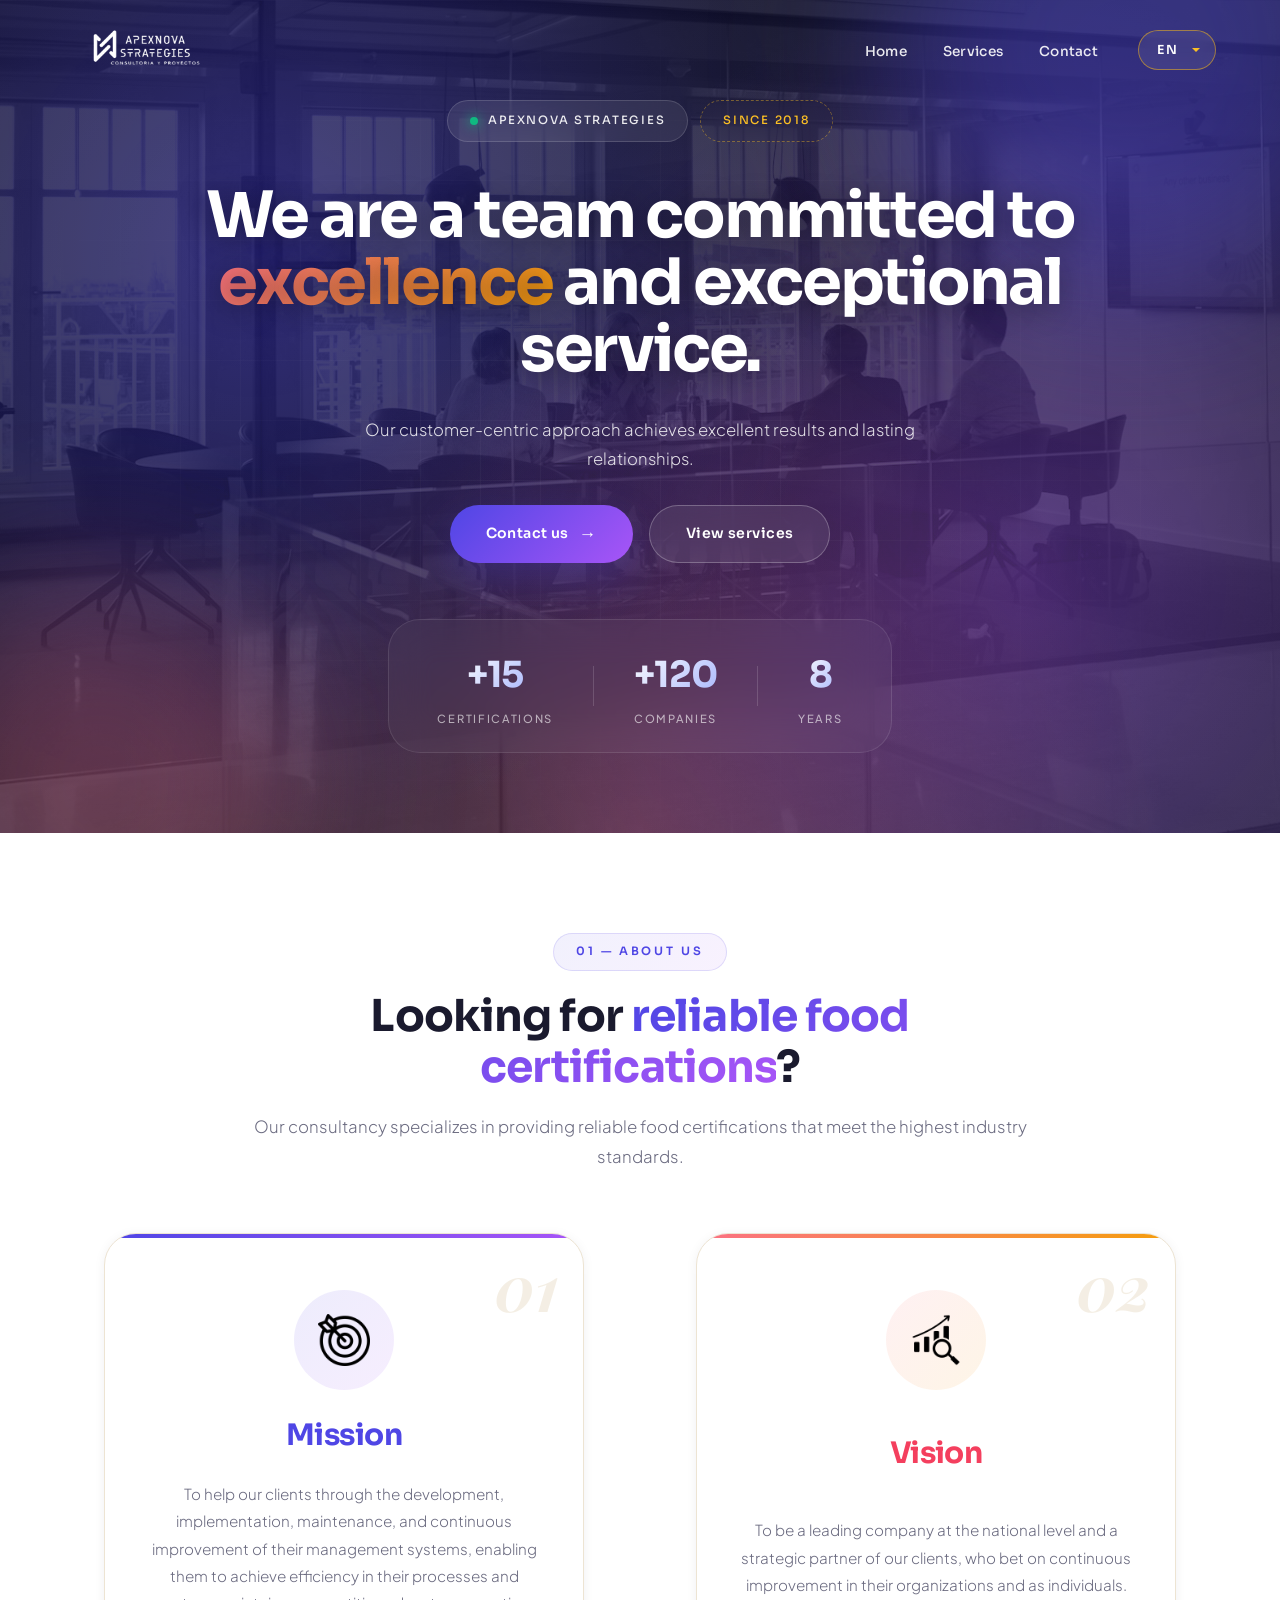
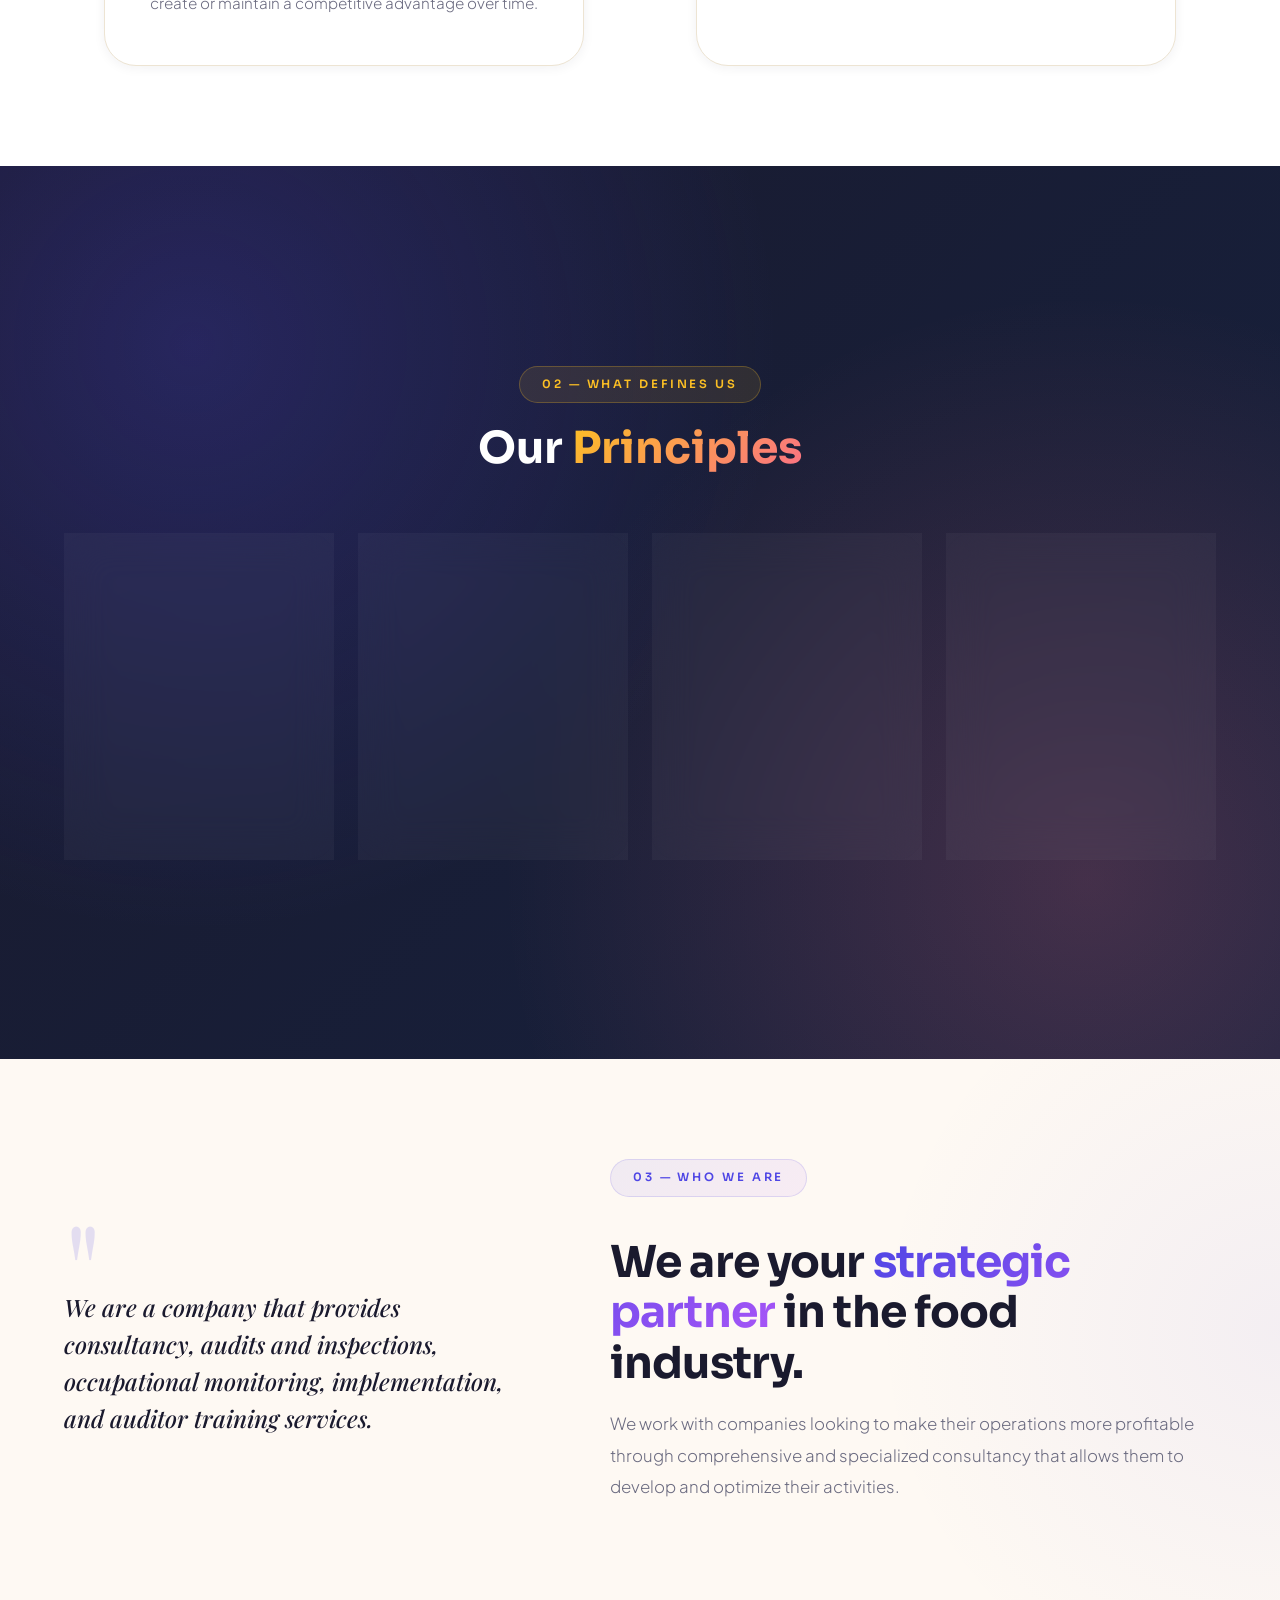
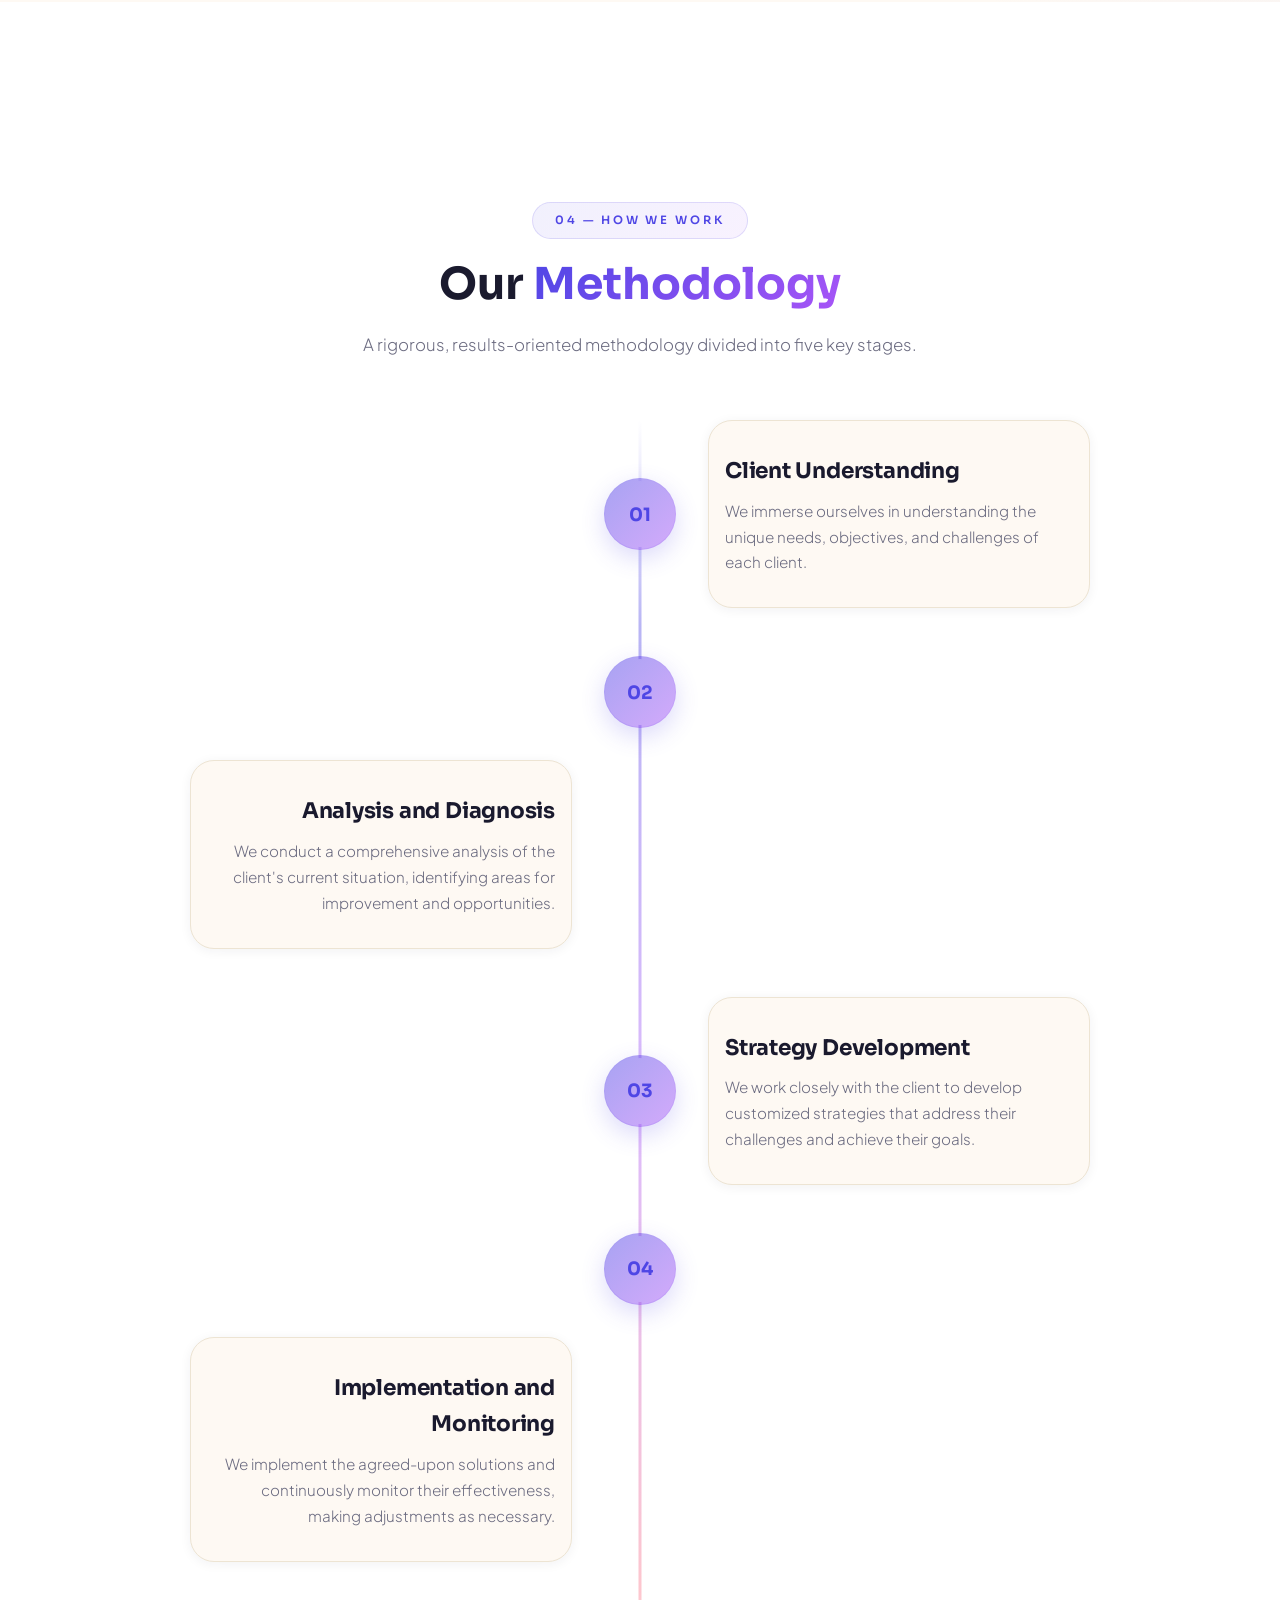
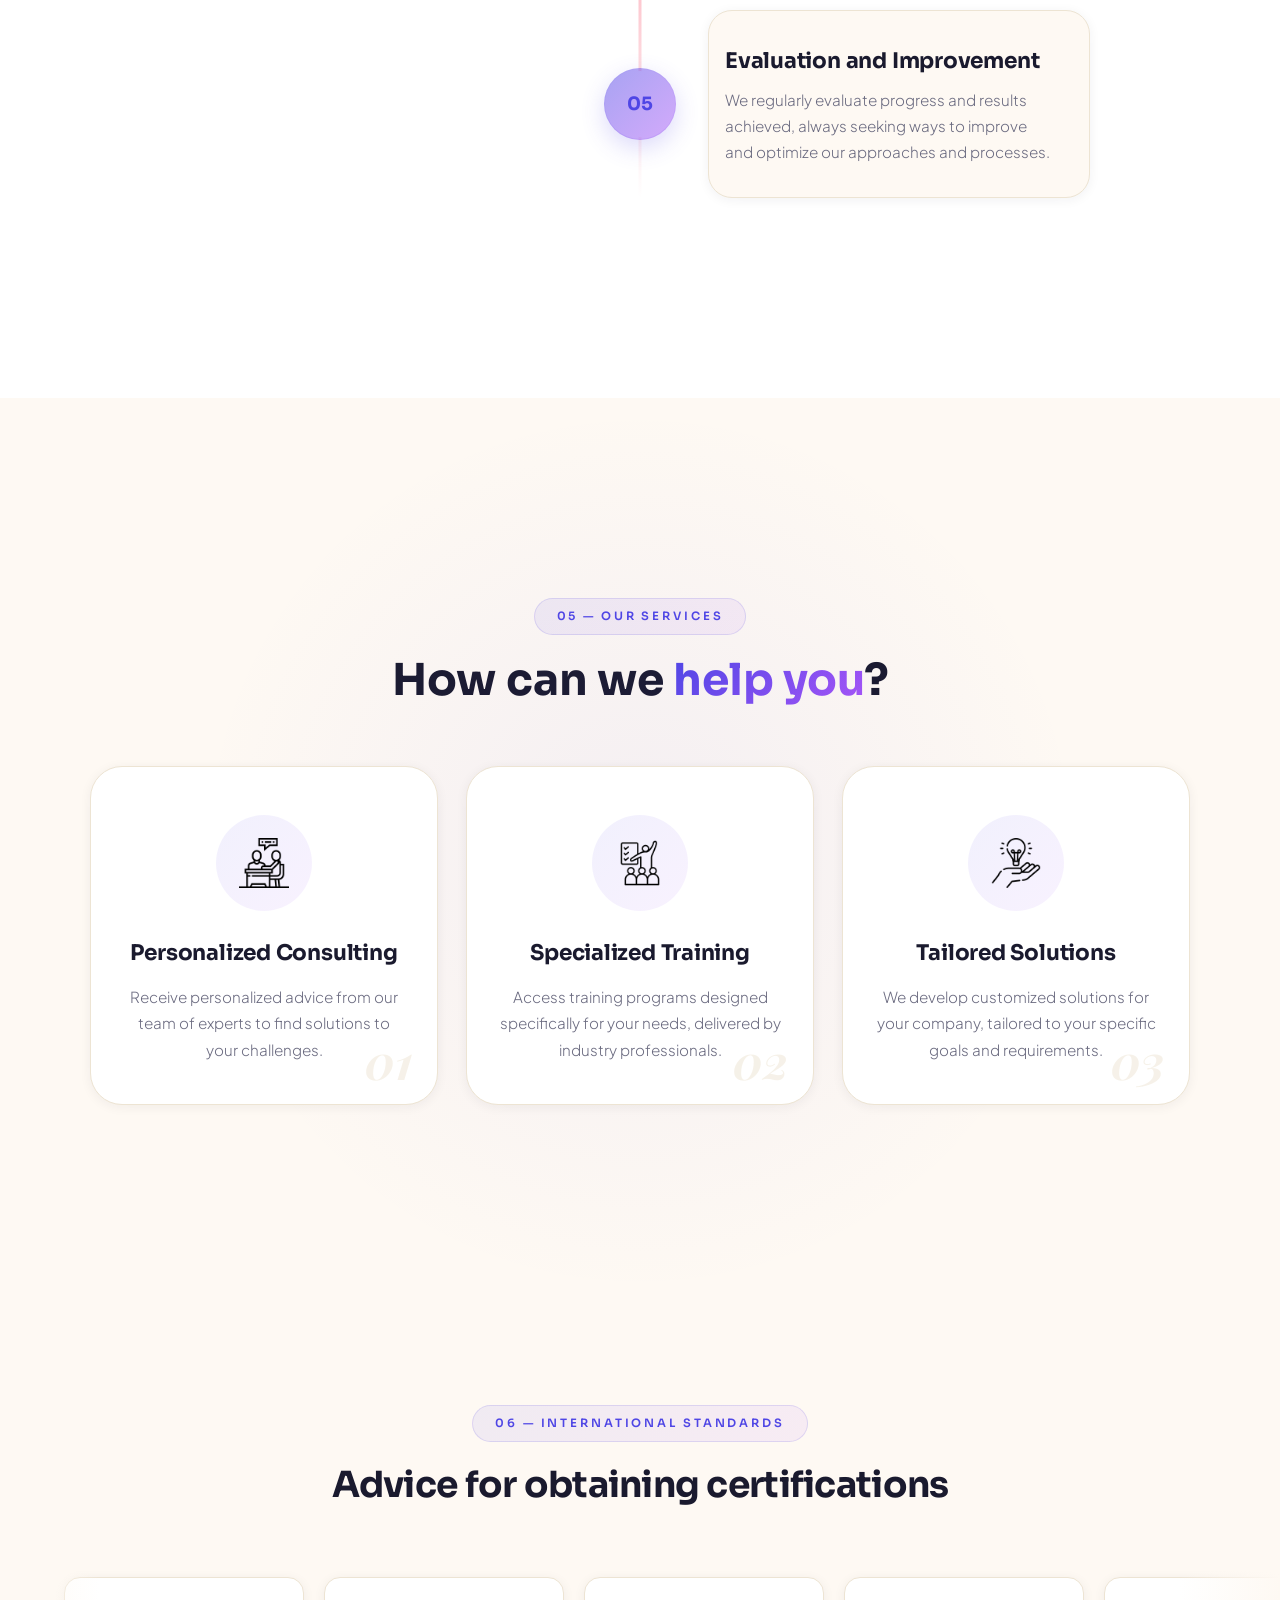
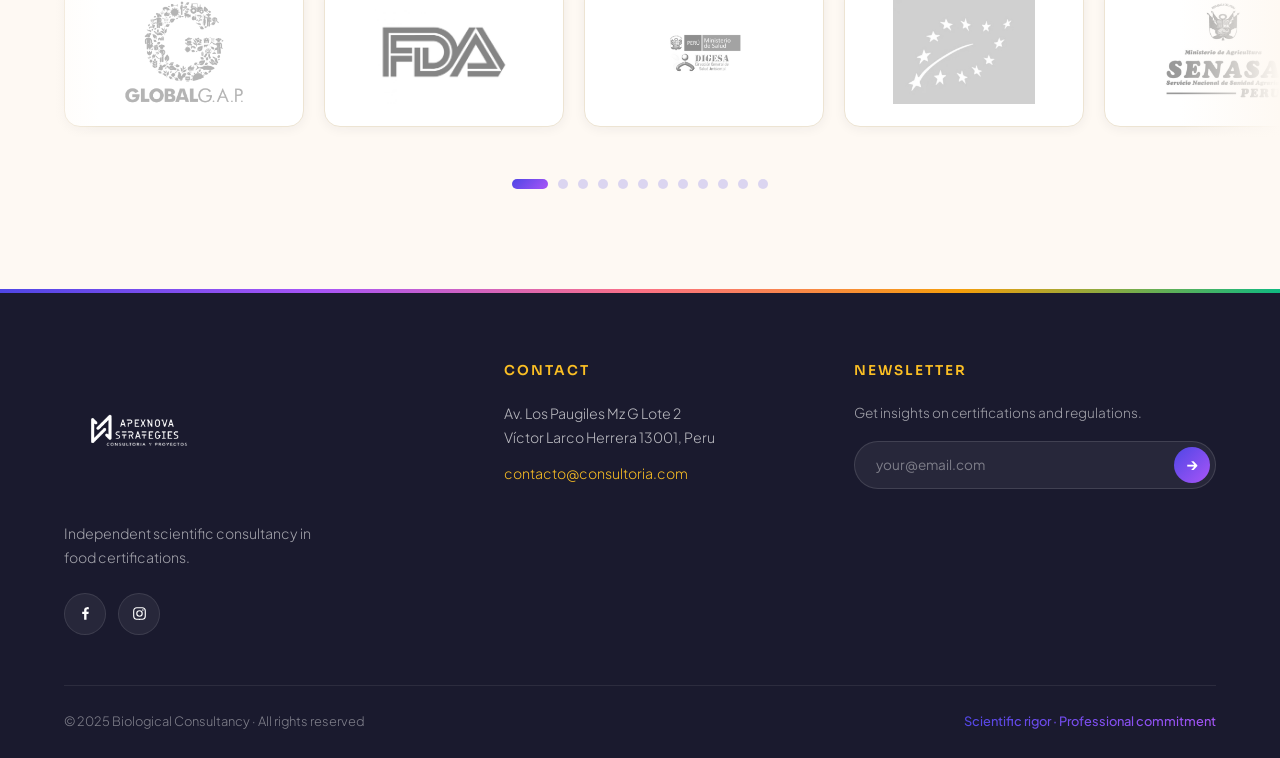
<file: nosotros2.html>
<!DOCTYPE html>
<html lang="es">
<head>
    <meta charset="UTF-8">
    <meta http-equiv="X-UA-Compatible" content="IE=edge">
    <meta name="viewport" content="width=device-width, initial-scale=1.0">
    <meta name="description" content="Conoce al equipo de ApexNova Strategies: consultoría científica independiente en certificaciones alimentarias.">
    <title>Nosotros | ApexNova Strategies</title>

    <!-- Fuentes -->
    <link rel="preconnect" href="https://fonts.googleapis.com">
    <link rel="preconnect" href="https://fonts.gstatic.com" crossorigin>
    <link href="https://fonts.googleapis.com/css2?family=Sora:wght@300;400;500;600;700;800&family=Plus+Jakarta+Sans:wght@300;400;500;600;700;800&family=Playfair+Display:ital,wght@0,500;0,600;0,700;1,500&display=swap" rel="stylesheet">

    <!-- Estilos -->
    <link rel="stylesheet" href="normalize.css">
    <link rel="stylesheet" href="nosotros2.css">
</head>

<body>

    <!-- =========================================
         HEADER / HERO
         ========================================= -->
    <header class="hero2 hero2--page">

        <div class="hero2__glow hero2__glow--1" aria-hidden="true"></div>
        <div class="hero2__glow hero2__glow--2" aria-hidden="true"></div>
        <div class="hero2__grid" aria-hidden="true"></div>

        <nav class="nav2 container" aria-label="Navegación principal">

            <a href="index.html" class="nav2__logo-link" aria-label="Ir al inicio">
                <img src="logo12-removebg-preview.png"
                     alt="Logo de la consultoría"
                     class="nav2__logo">
            </a>

            <ul class="nav2__link nav2__link--menu" id="nav-menu2">
                <li class="nav2__items">
                    <a href="index.html" class="nav2__link-item">Inicio</a>
                </li>
                <li class="nav2__items">
                    <a href="servicios.html" class="nav2__link-item">Servicios</a>
                </li>
                <li class="nav2__items">
                    <a href="contacto.html" class="nav2__link-item">Contáctanos</a>
                </li>

                <li class="nav2__items nav2__items--close">
                    <button type="button" class="nav2__close" aria-label="Cerrar menú">
                        <img src="close.svg" alt="" class="nav2__img">
                    </button>
                </li>
            </ul>

            <div class="custom-select2">
                <label for="language-select" class="sr-only">Seleccionar idioma</label>
                <select id="language-select" aria-label="Seleccionar idioma">
                    <option value="es">ES</option>
                    <option value="en">EN</option>
                </select>
                <span class="custom-arrow2" aria-hidden="true"></span>
            </div>

            <button type="button"
                    class="nav2__menu"
                    aria-label="Abrir menú"
                    aria-controls="nav-menu2"
                    aria-expanded="false">
                <img src="menu.svg" alt="" class="nav2__img">
            </button>
        </nav>

        <section class="hero2__container container">

            <div class="hero2__badges">
                <span class="hero2__badge">
                    <span class="hero2__badge-dot" aria-hidden="true"></span>
                    ApexNova Strategies
                </span>
                <span class="hero2__badge hero2__badge--outline">
                    Desde 2018
                </span>
            </div>

            <h1 class="hero__title2">
                Somos un equipo comprometido con la
                <span class="hero__title-highlight2">excelencia</span> y el servicio excepcional.
            </h1>

            <p class="hero__paragraph2">
                Nuestro enfoque centrado en el cliente logra excelentes resultados
                y relaciones duraderas.
            </p>

            <div class="hero2__cta-group">
                <a href="contacto.html" class="cta2 cta2--primary">
                    Contáctanos
                    <span class="cta2__arrow" aria-hidden="true">→</span>
                </a>
                <a href="servicios.html" class="cta2 cta2--ghost">
                    Ver servicios
                </a>
            </div>

            <div class="hero2__metrics">
                <div class="hero2__metric">
                    <span class="hero2__metric-num">+15</span>
                    <span class="hero2__metric-label">Certificaciones</span>
                </div>
                <div class="hero2__metric-divider" aria-hidden="true"></div>
                <div class="hero2__metric">
                    <span class="hero2__metric-num">+120</span>
                    <span class="hero2__metric-label">Empresas</span>
                </div>
                <div class="hero2__metric-divider" aria-hidden="true"></div>
                <div class="hero2__metric">
                    <span class="hero2__metric-num">8</span>
                    <span class="hero2__metric-label">Años</span>
                </div>
            </div>
        </section>
    </header>

    <!-- =========================================
         MAIN
         ========================================= -->
    <main>

        <!-- ===== ABOUT ===== -->
        <section class="about2 container" aria-labelledby="about-title2">
            <header class="section-header2">
                <span class="section-header2__eyebrow">01 — Sobre nosotros</span>
                <h2 class="subtitle2" id="about-title2">
                    ¿Buscas <span class="text-gradient2">certificaciones alimentarias</span> confiables?
                </h2>
                <p class="section-header2__lead about2__paragraph">
                    Nuestra consultoría se especializa en proporcionar certificaciones
                    alimentarias confiables que cumplen con los estándares más altos de
                    la industria.
                </p>
            </header>

            <div class="about2__main">
                <article class="about2__card about2__card--indigo">
                    <span class="about2__card-num" aria-hidden="true">01</span>
                    <div class="about2__icon-wrap">
                        <img src="objetivo.png" alt="Icono de misión" class="about2__icon">
                    </div>
                    <h3 class="about2__title1">Misión</h3>
                    <p class="about2__paragrah1">
                        Ayudar a nuestros clientes mediante el desarrollo, implementación,
                        mantenimiento y mejora continua en sus sistemas de gestión,
                        permitiéndoles lograr la eficiencia en sus procesos y crear o mantener
                        una ventaja competitiva a través del tiempo.
                    </p>
                </article>

                <article class="about2__card about2__card--coral">
                    <span class="about2__card-num" aria-hidden="true">02</span>
                    <div class="about2__icon-wrap">
                        <img src="analizando.jpg" alt="Icono de visión" class="about2__icon">
                    </div>
                    <h3 class="about2__title2">Visión</h3>
                    <p class="about2__paragrah2">
                        Ser una empresa líder al nivel nacional y ser socios estratégicos de
                        nuestros clientes, que apuesten por la mejora continua en sus
                        organizaciones y como personas.
                    </p>
                </article>
            </div>
        </section>

        <!-- ===== PRINCIPIOS ===== -->
        <section class="principles2" aria-labelledby="principles-title2">

            <div class="principles2__bg" aria-hidden="true"></div>

            <div class="container">
                <header class="section-header2 section-header2--light">
                    <span class="section-header2__eyebrow section-header2__eyebrow--light">
                        02 — Lo que nos define
                    </span>
                    <h2 class="principio1" id="principles-title2">
                        Nuestros <span class="text-gradient-light2">Principios</span>
                    </h2>
                </header>

                <div class="principles2__grid">
                    <article class="principle2">
                        <span class="principle2__num">01</span>
                        <h3 class="principio2">Integridad</h3>
                        <p class="detalle1">
                            Nos comprometemos a actuar con honestidad, transparencia y ética
                            en todas nuestras operaciones y relaciones comerciales.
                        </p>
                        <span class="principle2__line" aria-hidden="true"></span>
                    </article>

                    <article class="principle2">
                        <span class="principle2__num">02</span>
                        <h3 class="principio3">Innovación</h3>
                        <p class="detalle2">
                            Buscamos constantemente nuevas formas de mejorar y crecer,
                            fomentando la innovación en todo lo que hacemos.
                        </p>
                        <span class="principle2__line" aria-hidden="true"></span>
                    </article>

                    <article class="principle2">
                        <span class="principle2__num">03</span>
                        <h3 class="principio4">Respeto</h3>
                        <p class="detalle3">
                            Tratar a los demás con consideración, empatía y cortesía
                            en cada interacción.
                        </p>
                        <span class="principle2__line" aria-hidden="true"></span>
                    </article>

                    <article class="principle2">
                        <span class="principle2__num">04</span>
                        <h3 class="principio5">Creatividad</h3>
                        <p class="detalle4">
                            Buscar nuevas ideas, soluciones y perspectivas para abordar
                            problemas y desafíos.
                        </p>
                        <span class="principle2__line" aria-hidden="true"></span>
                    </article>
                </div>
            </div>
        </section>

        <!-- ===== NOSOTROS ===== -->
        <section class="nosotros2" aria-labelledby="nosotros-title2">
            <div class="container nosotros2__container">

                <div class="nosotros2__quote-col">
                    <span class="nosotros2__quote-mark" aria-hidden="true">"</span>
                    <p class="nosotros2__quote-text">
                        Somos una empresa que presta servicios de asesoramiento, auditorías
                        e inspecciones, monitoreos ocupacionales, implementación y formación
                        de auditores.
                    </p>
                </div>

                <div class="nosotros2__content">
                    <span class="section-header2__eyebrow">03 — Quiénes somos</span>
                    <h2 class="section-title3" id="nosotros-title2">
                        Somos tu <span class="text-gradient2">socio estratégico</span> en la industria alimentaria.
                    </h2>
                    <p class="somos1">
                        Trabajamos con empresas que buscan hacer sus operaciones más
                        rentables a través de una asesoría integral y especializada que
                        les permita desarrollar y optimizar sus actividades.
                    </p>
                </div>

            </div>
        </section>

        <!-- ===== METODOLOGÍA ===== -->
        <section class="methodology2" aria-labelledby="methodology-title2">
            <div class="container">
                <header class="section-header2">
                    <span class="section-header2__eyebrow">04 — Cómo trabajamos</span>
                    <h2 class="meto1" id="methodology-title2">
                        Nuestra <span class="text-gradient2">Metodología</span>
                    </h2>
                    <p class="meto2 section-header2__lead">
                        Una metodología rigurosa y orientada a resultados,
                        dividida en cinco etapas clave.
                    </p>
                </header>

                <div class="timeline">
                    <span class="timeline__line" aria-hidden="true"></span>

                    <article class="timeline__item">
                        <div class="timeline__dot" aria-hidden="true">01</div>
                        <div class="timeline__content">
                            <h3 class="meto3">Entendimiento del Cliente</h3>
                            <p class="timeline__text">
                                Nos sumergimos en la comprensión de las necesidades, objetivos
                                y desafíos únicos de cada cliente.
                            </p>
                        </div>
                    </article>

                    <article class="timeline__item">
                        <div class="timeline__dot" aria-hidden="true">02</div>
                        <div class="timeline__content">
                            <h3 class="meto4">Análisis y Diagnóstico</h3>
                            <p class="timeline__text">
                                Realizamos un análisis exhaustivo de la situación actual del
                                cliente, identificando áreas de mejora y oportunidades.
                            </p>
                        </div>
                    </article>

                    <article class="timeline__item">
                        <div class="timeline__dot" aria-hidden="true">03</div>
                        <div class="timeline__content">
                            <h3 class="meto5">Desarrollo de Estrategias</h3>
                            <p class="timeline__text">
                                Trabajamos en estrecha colaboración con el cliente para
                                desarrollar estrategias personalizadas que aborden sus
                                desafíos y alcancen sus objetivos.
                            </p>
                        </div>
                    </article>

                    <article class="timeline__item">
                        <div class="timeline__dot" aria-hidden="true">04</div>
                        <div class="timeline__content">
                            <h3 class="meto6">Implementación y Seguimiento</h3>
                            <p class="timeline__text">
                                Implementamos las soluciones acordadas y monitoreamos
                                continuamente su efectividad, haciendo ajustes según sea necesario.
                            </p>
                        </div>
                    </article>

                    <article class="timeline__item">
                        <div class="timeline__dot" aria-hidden="true">05</div>
                        <div class="timeline__content">
                            <h3 class="meto7">Evaluación y Mejora</h3>
                            <p class="timeline__text">
                                Evaluamos regularmente el progreso y los resultados obtenidos,
                                buscando siempre maneras de mejorar y optimizar nuestros
                                enfoques y procesos.
                            </p>
                        </div>
                    </article>
                </div>
            </div>
        </section>

        <!-- ===== CÓMO PODEMOS AYUDARTE ===== -->
        <section class="help2" aria-labelledby="help-title2">
            <div class="container">
                <header class="section-header2">
                    <span class="section-header2__eyebrow">05 — Nuestros servicios</span>
                    <h2 class="section-title6" id="help-title2">
                        ¿Cómo podemos <span class="text-gradient2">ayudarte</span>?
                    </h2>
                </header>

                <div class="help2__grid">
                    <article class="help2__card">
                        <span class="help2__card-glow" aria-hidden="true"></span>
                        <div class="help2__icon-wrap">
                            <img src="asesoramiento3.png" alt="Icono de asesoramiento">
                        </div>
                        <h3 class="asesora1">Asesoramiento Personalizado</h3>
                        <p class="asesora4">
                            Recibe asesoramiento individualizado de nuestro equipo de
                            expertos para encontrar soluciones a tus desafíos.
                        </p>
                        <span class="help2__number" aria-hidden="true">01</span>
                    </article>

                    <article class="help2__card">
                        <span class="help2__card-glow" aria-hidden="true"></span>
                        <div class="help2__icon-wrap">
                            <img src="capa.png" alt="Icono de capacitación">
                        </div>
                        <h3 class="asesora2">Capacitación Especializada</h3>
                        <p class="asesora5">
                            Accede a programas de capacitación diseñados específicamente
                            para tus necesidades, impartidos por profesionales de la industria.
                        </p>
                        <span class="help2__number" aria-hidden="true">02</span>
                    </article>

                    <article class="help2__card">
                        <span class="help2__card-glow" aria-hidden="true"></span>
                        <div class="help2__icon-wrap">
                            <img src="solu.png" alt="Icono de solución">
                        </div>
                        <h3 class="asesora3">Soluciones a Medida</h3>
                        <p class="asesora6">
                            Desarrollamos soluciones personalizadas para tu empresa,
                            adaptadas a tus objetivos y requerimientos específicos.
                        </p>
                        <span class="help2__number" aria-hidden="true">03</span>
                    </article>
                </div>
            </div>
        </section>

        <!-- ===== CARRUSEL FULL WIDTH ===== -->
        <section class="price2" aria-labelledby="cert-title2">

            <header class="section-header2 container">
                <span class="section-header2__eyebrow">06 — Estándares internacionales</span>
                <h2 class="subtitle4-2" id="cert-title2">
                    Asesoramiento técnico para la obtención de certificaciones
                </h2>
            </header>

            <div class="carrusel2" role="region" aria-label="Carrusel de certificaciones">
                <div class="carrusel2__viewport">
                    <div class="carrusel-items2" id="carrusel-items">
                        <div class="carrusel-item2"><img src="globalgap-logo.png" alt="Certificación GlobalG.A.P."></div>
                        <div class="carrusel-item2"><img src="fda.jpg" alt="Certificación FDA"></div>
                        <div class="carrusel-item2"><img src="minsa3 (1).png" alt="Certificación MINSA"></div>
                        <div class="carrusel-item2"><img src="hoja (1).png" alt="Certificación Hoja"></div>
                        <div class="carrusel-item2"><img src="senasa.png" alt="Certificación SENASA"></div>
                        <div class="carrusel-item2"><img src="sanipes.png" alt="Certificación SANIPES"></div>
                        <div class="carrusel-item2"><img src="USDA_logo.png" alt="Certificación USDA"></div>
                        <div class="carrusel-item2"><img src="smeta.png.jpg" alt="Certificación SMETA"></div>
                        <div class="carrusel-item2"><img src="globalgasp (1).png" alt="Certificación GlobalG.A.P."></div>
                        <div class="carrusel-item2"><img src="Haccp (1).png" alt="Certificación HACCP"></div>
                        <div class="carrusel-item2"><img src="bross.png" alt="Certificación BRC"></div>
                        <div class="carrusel-item2"><img src="usda-organic.png" alt="Certificación USDA Organic"></div>
                        <div class="carrusel-item2"><img src="kui.png" alt="Certificación KUI"></div>
                        <div class="carrusel-item2"><img src="ISO.png" alt="Certificación ISO"></div>
                        <div class="carrusel-item2"><img src="fssc_22000.png" alt="Certificación FSSC 22000"></div>
                    </div>
                </div>
            </div>

            <div class="carrusel2__indicators" role="tablist" aria-label="Indicadores del carrusel"></div>
        </section>

    </main>

    <!-- =========================================
         FOOTER
         ========================================= -->
    <footer class="footer2">
        <div class="footer2__container container">

            <div class="footer2__brand">
                <a href="index.html" aria-label="Ir al inicio">
                    <img src="logo12-removebg-preview.png"
                         alt="Logo de la consultoría"
                         class="footer2__logo">
                </a>
                <p class="footer2__tagline">
                    Consultoría científica independiente en certificaciones alimentarias.
                </p>

                <div class="footer2__social-icons">
                    <a href="#" class="footer2__icons" aria-label="Facebook">
                        <img src="bxl-facebook.svg" alt="Facebook" class="footer2__img">
                    </a>
                    <a href="#" class="footer2__icons" aria-label="Instagram">
                        <img src="bxl-instagram.svg" alt="Instagram" class="footer2__img">
                    </a>
                </div>
            </div>

            <div class="footer2__info">
                <h3 class="footer2__heading">Contacto</h3>
                <div class="footer2__contact-info">
                    <p>Av. Los Paugiles Mz G Lote 2<br>Víctor Larco Herrera 13001, Perú</p>
                    <p><a href="mailto:contacto@consultoria.com">contacto@consultoria.com</a></p>
                </div>
            </div>

            <div class="footer2__cta">
                <h3 class="footer2__heading">Newsletter</h3>
                <p class="footer2__newsletter-text">
                    Recibe insights sobre certificaciones y normativas.
                </p>
                <form class="footer2__newsletter-form" onsubmit="event.preventDefault();">
                    <label for="newsletter-email2" class="sr-only">Correo electrónico</label>
                    <input type="email"
                           id="newsletter-email2"
                           class="footer2__newsletter-input"
                           placeholder="tu@correo.com"
                           required>
                    <button type="submit"
                            class="footer2__newsletter-btn"
                            aria-label="Suscribirse">
                        →
                    </button>
                </form>
            </div>

        </div>

        <div class="footer2__copy container">
            <p class="footer2__copyright">
                © 2025 Consultoría Biológica · Todos los derechos reservados
            </p>
            <p class="footer2__credits">
                Rigor científico · Compromiso profesional
            </p>
        </div>
    </footer>

    <!-- Scripts -->
    <script src="main.js"></script>
    <script src="menu2.js"></script>
    <script src="carrusel2js"></script>
    <script src="script.js"></script>
    <script src="idioma2.js"></script>

</body>
</html>
</file>
<file: nosotros2.css>
/* =========================================
   NOSOTROS2 — Premium Redesign
   ========================================= */
@import url('https://fonts.googleapis.com/css2?family=Sora:wght@300;400;500;600;700;800&family=Plus+Jakarta+Sans:wght@300;400;500;600;700;800&family=Playfair+Display:ital,wght@0,500;0,600;0,700;1,500&display=swap');

:root {
    /* ===== SPACING ===== */
    --section-padding-y2: 100px;
    --container-max2: 1240px;

    /* ===== COLORS ===== */
    --indigo2: #4f46e5;
    --indigo-dark2: #3730a3;
    --coral2: #fb7185;
    --coral-dark2: #f43f5e;
    --mint2: #10b981;
    --violet2: #a855f7;
    --mustard2: #f59e0b;

    --dark2: #1a1a2e;
    --dark-2-2: #16213e;
    --ink2: #2d2d44;
    --muted2: #6b6b80;
    --cream2: #fef9f3;
    --paper2: #ffffff;
    --line2: #ede4d3;

    /* ===== GRADIENTS ===== */
    --grad-primary2: linear-gradient(135deg, #4f46e5 0%, #a855f7 100%);
    --grad-warm2: linear-gradient(135deg, #fb7185 0%, #f59e0b 100%);

    /* ===== TYPOGRAPHY ===== */
    --font-display2: 'Sora', sans-serif;
    --font-body2: 'Plus Jakarta Sans', sans-serif;
    --font-serif2: 'Playfair Display', serif;

    /* ===== SHADOWS ===== */
    --shadow-sm2: 0 2px 12px rgba(26, 26, 46, 0.06);
    --shadow-md2: 0 12px 32px rgba(26, 26, 46, 0.10);
    --shadow-lg2: 0 24px 60px rgba(26, 26, 46, 0.15);
    --shadow-indigo2: 0 16px 40px rgba(79, 70, 229, 0.25);
    --shadow-coral2: 0 16px 40px rgba(251, 113, 133, 0.25);

    /* ===== RADIUS ===== */
    --radius-sm2: 8px;
    --radius-md2: 16px;
    --radius-lg2: 24px;
    --radius-xl2: 32px;
    --radius-pill2: 100px;

    /* ===== TRANSITIONS ===== */
    --transition-fast2: 0.3s cubic-bezier(0.4, 0, 0.2, 1);
    --transition-slow2: 0.6s cubic-bezier(0.4, 0, 0.2, 1);
}

/* =========================================
   RESET
   ========================================= */
*, *::before, *::after {
    box-sizing: border-box;
    margin: 0;
    padding: 0;
}

html {
    scroll-behavior: smooth;
    -webkit-text-size-adjust: 100%;
}

body {
    font-family: var(--font-body2);
    font-size: 16px;
    color: var(--ink2);
    line-height: 1.7;
    -webkit-font-smoothing: antialiased;
    background-color: var(--paper2);
    overflow-x: hidden;
}

img { max-width: 100%; height: auto; display: block; }
a { text-decoration: none; color: inherit; }
ul { list-style: none; }

button {
    font-family: inherit;
    cursor: pointer;
    border: none;
    background: none;
    color: inherit;
}

.sr-only {
    position: absolute;
    width: 1px; height: 1px;
    padding: 0; margin: -1px;
    overflow: hidden;
    clip: rect(0, 0, 0, 0);
    white-space: nowrap;
    border: 0;
}

/* =========================================
   CONTAINER
   ========================================= */
.container {
    width: 90%;
    max-width: var(--container-max2);
    margin: 0 auto;
    padding: var(--section-padding-y2) 0;
    overflow: hidden;
}

.hero2__container,
.nav2 {
    padding: 0;
    overflow: visible;
}

/* =========================================
   TIPOGRAFÍA
   ========================================= */
.subtitle2 {
    font-family: var(--font-display2);
    color: var(--dark2);
    font-size: clamp(1.75rem, 3.5vw, 2.75rem);
    margin-bottom: 20px;
    font-weight: 700;
    line-height: 1.15;
    letter-spacing: -0.02em;
}

.text-gradient2 {
    background: var(--grad-primary2);
    -webkit-background-clip: text;
    -webkit-text-fill-color: transparent;
    background-clip: text;
}

.text-gradient-light2 {
    background: linear-gradient(135deg, #fbbf24 0%, #fb7185 100%);
    -webkit-background-clip: text;
    -webkit-text-fill-color: transparent;
    background-clip: text;
    font-weight: 700;
}

.section-header2 {
    text-align: center;
    margin: 0 auto 60px;
    max-width: 800px;
}

.section-header2--light { position: relative; z-index: 1; }

.section-header2__eyebrow {
    display: inline-block;
    font-family: var(--font-display2);
    font-size: 0.72rem;
    font-weight: 600;
    letter-spacing: 0.25em;
    text-transform: uppercase;
    color: var(--indigo2);
    padding: 8px 22px;
    background: linear-gradient(135deg, rgba(79, 70, 229, 0.08) 0%, rgba(168, 85, 247, 0.08) 100%);
    border: 1px solid rgba(79, 70, 229, 0.15);
    border-radius: var(--radius-pill2);
    margin-bottom: 20px;
}

.section-header2__eyebrow--light {
    color: #fbbf24;
    background: rgba(251, 191, 36, 0.1);
    border-color: rgba(251, 191, 36, 0.25);
}

.section-header2__lead {
    font-size: 1.05rem;
    color: var(--muted2);
    font-weight: 300;
    line-height: 1.8;
    margin-top: 1rem;
}

/* =========================================
   HERO
   ========================================= */
.hero2 {
    width: 100%;
    min-height: 100vh;
    max-height: 950px;
    position: relative;
    display: grid;
    grid-template-rows: 100px 1fr;
    color: var(--paper2);
    isolation: isolate;
    overflow: hidden;
}

.hero2--page {
    min-height: 90vh;
    max-height: 900px;
}

.hero2::before {
    content: "";
    position: absolute;
    inset: 0;
    background:
        radial-gradient(circle at 20% 30%, rgba(79, 70, 229, 0.4) 0%, transparent 50%),
        radial-gradient(circle at 80% 70%, rgba(168, 85, 247, 0.35) 0%, transparent 50%),
        radial-gradient(circle at 50% 100%, rgba(251, 113, 133, 0.3) 0%, transparent 50%),
        linear-gradient(135deg, #0a0a1e 0%, #1a1a2e 100%);
    z-index: -3;
}

.hero2::after {
    content: "";
    position: absolute;
    inset: 0;
    background-image: url('porqueelegirnos.jpg');
    background-size: cover;
    background-position: center;
    opacity: 0.15;
    mix-blend-mode: luminosity;
    z-index: -2;
}

.hero2__grid {
    position: absolute;
    inset: 0;
    background-image:
        linear-gradient(rgba(255, 255, 255, 0.03) 1px, transparent 1px),
        linear-gradient(90deg, rgba(255, 255, 255, 0.03) 1px, transparent 1px);
    background-size: 60px 60px;
    z-index: -1;
    pointer-events: none;
    mask-image: radial-gradient(ellipse at center, black 20%, transparent 80%);
    -webkit-mask-image: radial-gradient(ellipse at center, black 20%, transparent 80%);
}

.hero2__glow {
    position: absolute;
    border-radius: 50%;
    filter: blur(80px);
    pointer-events: none;
    z-index: -1;
}

.hero2__glow--1 {
    top: -200px;
    right: -100px;
    width: 500px;
    height: 500px;
    background: rgba(79, 70, 229, 0.4);
    animation: floatGlow2 12s ease-in-out infinite;
}

.hero2__glow--2 {
    bottom: -150px;
    left: -100px;
    width: 400px;
    height: 400px;
    background: rgba(251, 113, 133, 0.3);
    animation: floatGlow2 15s ease-in-out infinite reverse;
}

@keyframes floatGlow2 {
    0%, 100% { transform: translate(0, 0) scale(1); }
    50%      { transform: translate(30px, -30px) scale(1.1); }
}

.hero2 > .nav2 {
    overflow: visible;
    position: relative;
    z-index: 10;
}

.hero2__container {
    max-width: 950px;
    margin: 0 auto;
    padding: 0 1rem 80px;
    display: grid;
    grid-auto-rows: max-content;
    align-content: center;
    gap: 1.5rem;
    text-align: center;
    animation: heroFadeIn2 1.2s ease-out;
}

@keyframes heroFadeIn2 {
    from { opacity: 0; transform: translateY(30px); }
    to   { opacity: 1; transform: translateY(0); }
}

.hero2__badges {
    display: flex;
    justify-content: center;
    gap: 12px;
    flex-wrap: wrap;
    margin-bottom: 0.5rem;
}

.hero2__badge {
    display: inline-flex;
    align-items: center;
    gap: 10px;
    padding: 10px 22px;
    border-radius: var(--radius-pill2);
    background: rgba(255, 255, 255, 0.08);
    border: 1px solid rgba(255, 255, 255, 0.15);
    backdrop-filter: blur(20px);
    -webkit-backdrop-filter: blur(20px);
    font-family: var(--font-display2);
    font-size: 0.72rem;
    font-weight: 500;
    letter-spacing: 0.15em;
    text-transform: uppercase;
    color: rgba(255, 255, 255, 0.9);
}

.hero2__badge--outline {
    background: transparent;
    border: 1px dashed rgba(251, 191, 36, 0.4);
    color: #fbbf24;
}

.hero2__badge-dot {
    width: 8px;
    height: 8px;
    border-radius: 50%;
    background-color: #10b981;
    box-shadow: 0 0 12px #10b981;
    animation: pulse2 2s ease-in-out infinite;
}

@keyframes pulse2 {
    0%, 100% { opacity: 1; transform: scale(1); }
    50%      { opacity: 0.6; transform: scale(0.85); }
}

.hero__title2 {
    font-family: var(--font-display2);
    font-size: clamp(2.25rem, 5vw, 4rem);
    line-height: 1.05;
    font-weight: 700;
    letter-spacing: -0.035em;
    color: var(--paper2);
    text-shadow: 0 4px 30px rgba(0, 0, 0, 0.4);
    margin: 0.5rem 0;
}

.hero__title-highlight2 {
    background: var(--grad-warm2);
    -webkit-background-clip: text;
    -webkit-text-fill-color: transparent;
    background-clip: text;
    position: relative;
    display: inline-block;
}

.hero__paragraph2 {
    font-weight: 300;
    font-size: clamp(1rem, 1.3vw, 1.15rem);
    color: rgba(255, 255, 255, 0.85);
    max-width: 640px;
    margin: 0 auto;
    line-height: 1.75;
}

.hero2__cta-group {
    display: flex;
    flex-wrap: wrap;
    gap: 1rem;
    justify-content: center;
    margin-top: 0.5rem;
}

.hero2__metrics {
    display: inline-flex;
    justify-content: center;
    align-items: center;
    gap: 2.5rem;
    margin: 2rem auto 0;
    padding: 1.5rem 3rem;
    background: rgba(255, 255, 255, 0.04);
    border: 1px solid rgba(255, 255, 255, 0.1);
    border-radius: var(--radius-xl2);
    backdrop-filter: blur(20px);
    -webkit-backdrop-filter: blur(20px);
    flex-wrap: wrap;
}

.hero2__metric {
    display: flex;
    flex-direction: column;
    align-items: center;
    gap: 4px;
}

.hero2__metric-num {
    font-family: var(--font-display2);
    font-size: clamp(1.5rem, 3vw, 2.25rem);
    font-weight: 700;
    background: linear-gradient(135deg, #ffffff 0%, #a5b4fc 100%);
    -webkit-background-clip: text;
    -webkit-text-fill-color: transparent;
    background-clip: text;
    letter-spacing: -0.02em;
}

.hero2__metric-label {
    font-size: 0.7rem;
    font-weight: 500;
    letter-spacing: 0.15em;
    text-transform: uppercase;
    color: rgba(255, 255, 255, 0.6);
}

.hero2__metric-divider {
    width: 1px;
    height: 40px;
    background: rgba(255, 255, 255, 0.15);
}

/* =========================================
   BOTONES
   ========================================= */
.cta2 {
    display: inline-flex;
    align-items: center;
    gap: 10px;
    font-family: var(--font-display2);
    font-size: 0.88rem;
    font-weight: 600;
    letter-spacing: 0.03em;
    padding: 16px 36px;
    border-radius: var(--radius-pill2);
    cursor: pointer;
    transition: all var(--transition-fast2);
    overflow: hidden;
}

.cta2__arrow {
    display: inline-block;
    transition: transform var(--transition-fast2);
    font-size: 1.1rem;
    line-height: 1;
}

.cta2--primary {
    background: var(--grad-primary2);
    color: var(--paper2);
    border: none;
    box-shadow: var(--shadow-indigo2);
}

.cta2--primary:hover {
    transform: translateY(-3px);
    box-shadow: 0 24px 50px rgba(79, 70, 229, 0.5);
    filter: brightness(1.1);
}

.cta2--primary:hover .cta2__arrow { transform: translateX(4px); }

.cta2--ghost {
    background: rgba(255, 255, 255, 0.08);
    color: var(--paper2);
    border: 1px solid rgba(255, 255, 255, 0.25);
    backdrop-filter: blur(20px);
    -webkit-backdrop-filter: blur(20px);
}

.cta2--ghost:hover {
    background: rgba(255, 255, 255, 0.18);
    border-color: rgba(255, 255, 255, 0.5);
    transform: translateY(-3px);
}

/* =========================================
   NAV2
   ========================================= */
.nav2 {
    height: 100%;
    display: flex;
    align-items: center;
    padding: 0;
    gap: 1rem;
    overflow: visible;
}

.nav2__logo-link { display: flex; align-items: center; flex-shrink: 0; }

.nav2__logo {
    width: 165px;
    height: auto;
    filter: brightness(0) invert(1);
    transition: transform var(--transition-fast2);
}

.nav2__logo-link:hover .nav2__logo { transform: scale(1.04); }

.nav2__link {
    margin-left: auto;
    display: flex;
    align-items: center;
    gap: 2.25em;
}

.nav2__items { list-style: none; }

.nav2__link-item {
    color: rgba(255, 255, 255, 0.9);
    font-family: var(--font-display2);
    font-size: 0.85rem;
    font-weight: 500;
    letter-spacing: 0.02em;
    padding: 8px 0;
    position: relative;
    transition: color var(--transition-fast2);
}

.nav2__link-item::after {
    content: "";
    position: absolute;
    left: 0;
    bottom: 0;
    width: 0;
    height: 2px;
    background: var(--grad-warm2);
    border-radius: 2px;
    transition: width var(--transition-fast2);
}

.nav2__link-item:hover { color: #fbbf24; }
.nav2__link-item:hover::after { width: 100%; }

.nav2__menu {
    margin-left: 1rem;
    cursor: pointer;
    display: none;
    padding: 0.5rem;
    border-radius: var(--radius-sm2);
    transition: background-color var(--transition-fast2);
}

.nav2__menu:hover { background-color: rgba(255, 255, 255, 0.1); }

.nav2__img {
    display: block;
    width: 28px;
    height: 28px;
    filter: brightness(0) invert(1);
}

.nav2__close {
    position: absolute;
    top: 30px;
    right: 30px;
    width: 44px;
    height: 44px;
    cursor: pointer;
    display: none;
    padding: 0.5rem;
    border-radius: 50%;
    background: rgba(255, 255, 255, 0.1);
    border: 1px solid rgba(255, 255, 255, 0.2);
    transition: all var(--transition-fast2);
}

.nav2__close:hover {
    background: var(--grad-warm2);
    border-color: transparent;
    transform: rotate(90deg);
}

.nav2__items--close { display: none; }

/* =========================================
   SELECTOR IDIOMA
   ========================================= */
.custom-select2 {
    position: relative;
    margin-left: 1.5rem;
    display: inline-flex;
    align-items: center;
    height: 100%;
    padding: 6px 0;
    flex-shrink: 0;
}

.custom-select2 select {
    appearance: none;
    -webkit-appearance: none;
    -moz-appearance: none;
    padding: 9px 36px 9px 18px;
    font-family: var(--font-display2);
    font-size: 0.78rem;
    font-weight: 600;
    letter-spacing: 0.15em;
    border: 1.5px solid rgba(251, 191, 36, 0.55);
    border-radius: var(--radius-pill2);
    outline: none;
    background: rgba(255, 255, 255, 0.08);
    color: var(--paper2);
    cursor: pointer;
    backdrop-filter: blur(10px);
    -webkit-backdrop-filter: blur(10px);
    transition: all var(--transition-fast2);
    min-height: 40px;
    line-height: 1.2;
    background-clip: padding-box;
}

.custom-select2 select:hover {
    background: rgba(255, 255, 255, 0.15);
    border-color: #fbbf24;
}

.custom-select2 select option {
    background: var(--dark2);
    color: var(--paper2);
}

.custom-arrow2 {
    position: absolute;
    top: 50%;
    right: 16px;
    transform: translateY(-50%);
    width: 0; height: 0;
    border-left: 4px solid transparent;
    border-right: 4px solid transparent;
    border-top: 4px solid #fbbf24;
    pointer-events: none;
}

/* =========================================
   ABOUT2
   ========================================= */
.about2 { text-align: center; }

.about2__main {
    padding-top: 0;
    display: grid;
    width: 100%;
    gap: 2em;
    grid-template-columns: repeat(auto-fit, minmax(320px, 1fr));
    align-items: stretch;
    margin-top: 1rem;
}

.about2__card {
    position: relative;
    display: grid;
    gap: 1.25em;
    justify-items: center;
    width: 100%;
    max-width: 480px;
    margin: 0 auto;
    padding: 3.5rem 2.5rem 3rem;
    background: var(--paper2);
    border: 1px solid var(--line2);
    border-radius: var(--radius-xl2);
    box-shadow: var(--shadow-sm2);
    overflow: hidden;
    transition: all var(--transition-fast2);
}

.about2__card::before {
    content: "";
    position: absolute;
    top: 0; left: 0;
    width: 100%; height: 4px;
}

.about2__card--indigo::before { background: var(--grad-primary2); }
.about2__card--coral::before  { background: var(--grad-warm2); }

.about2__card:hover {
    transform: translateY(-8px);
    box-shadow: var(--shadow-lg2);
    border-color: transparent;
}

.about2__card--indigo:hover { box-shadow: var(--shadow-indigo2); }
.about2__card--coral:hover  { box-shadow: var(--shadow-coral2); }

.about2__card-num {
    position: absolute;
    top: 20px;
    right: 24px;
    font-family: var(--font-serif2);
    font-size: 4rem;
    font-weight: 700;
    font-style: italic;
    line-height: 1;
    color: var(--line2);
    opacity: 0.6;
    pointer-events: none;
    transition: opacity var(--transition-fast2);
}

.about2__card:hover .about2__card-num { opacity: 1; }
.about2__card--indigo:hover .about2__card-num { color: rgba(79, 70, 229, 0.15); }
.about2__card--coral:hover .about2__card-num  { color: rgba(251, 113, 133, 0.15); }

.about2__icon-wrap {
    width: 100px;
    height: 100px;
    display: flex;
    align-items: center;
    justify-content: center;
    border-radius: 50%;
    transition: transform var(--transition-fast2);
}

.about2__card--indigo .about2__icon-wrap {
    background: linear-gradient(135deg, rgba(79, 70, 229, 0.1) 0%, rgba(168, 85, 247, 0.1) 100%);
}

.about2__card--coral .about2__icon-wrap {
    background: linear-gradient(135deg, rgba(251, 113, 133, 0.1) 0%, rgba(245, 158, 11, 0.1) 100%);
}

.about2__card:hover .about2__icon-wrap { transform: scale(1.1) rotate(-6deg); }

.about2__icon { width: 52px; height: 52px; object-fit: contain; }

.about2__title1, .about2__title2 {
    font-family: var(--font-display2);
    font-size: 1.85rem;
    font-weight: 700;
    letter-spacing: -0.02em;
    margin: 0;
}

.about2__card--indigo .about2__title1 { color: var(--indigo2); }
.about2__card--coral .about2__title2  { color: var(--coral-dark2); }

.about2__paragrah1, .about2__paragrah2 {
    line-height: 1.8;
    color: var(--muted2);
    font-size: 0.95rem;
    font-weight: 300;
    margin: 0;
}

/* =========================================
   PRINCIPIOS
   ========================================= */
.principles2 {
    position: relative;
    padding: var(--section-padding-y2) 0;
    overflow: hidden;
    background: linear-gradient(135deg, var(--dark2) 0%, var(--dark-2-2) 100%);
}

.principles2__bg {
    position: absolute;
    inset: 0;
    background:
        radial-gradient(circle at 15% 20%, rgba(79, 70, 229, 0.25) 0%, transparent 45%),
        radial-gradient(circle at 85% 80%, rgba(251, 113, 133, 0.2) 0%, transparent 45%);
    pointer-events: none;
}

.principio1 {
    font-family: var(--font-display2);
    font-size: clamp(1.75rem, 3.5vw, 2.75rem);
    font-weight: 700;
    line-height: 1.15;
    color: var(--paper2);
    margin-bottom: 20px;
    text-align: center;
    position: relative;
    z-index: 1;
}

.principles2__grid {
    display: grid;
    grid-template-columns: repeat(auto-fit, minmax(240px, 1fr));
    gap: 1.5rem;
    position: relative;
    z-index: 1;
    max-width: 1200px;
    margin: 0 auto;
}

.principle2 {
    position: relative;
    padding: 3rem 2rem 2.5rem;
    background: rgba(255, 255, 255, 0.04);
    border: 1px solid rgba(255, 255, 255, 0.08);
    border-radius: var(--radius-lg2);
    backdrop-filter: blur(20px);
    -webkit-backdrop-filter: blur(20px);
    overflow: hidden;
    transition: all var(--transition-fast2);
    margin: 0;
}

.principle2:hover {
    background: rgba(255, 255, 255, 0.06);
    border-color: rgba(79, 70, 229, 0.3);
    transform: translateY(-8px);
    box-shadow: 0 24px 48px rgba(79, 70, 229, 0.3);
}

.principle2__num {
    font-family: var(--font-serif2);
    font-style: italic;
    font-size: 3.5rem;
    font-weight: 700;
    line-height: 1;
    display: block;
    margin-bottom: 1.25rem;
    background: linear-gradient(135deg, rgba(255, 255, 255, 0.9) 0%, rgba(165, 180, 252, 0.4) 100%);
    -webkit-background-clip: text;
    -webkit-text-fill-color: transparent;
    background-clip: text;
    transition: all var(--transition-fast2);
}

.principle2:hover .principle2__num {
    background: var(--grad-warm2);
    -webkit-background-clip: text;
    -webkit-text-fill-color: transparent;
    background-clip: text;
}

.principio2, .principio3, .principio4, .principio5 {
    font-family: var(--font-display2);
    font-size: 1.5rem;
    font-weight: 700;
    color: var(--paper2);
    margin: 0 0 0.75rem;
    letter-spacing: -0.01em;
}

.detalle1, .detalle2, .detalle3, .detalle4 {
    color: rgba(255, 255, 255, 0.75);
    font-size: 0.95rem;
    line-height: 1.75;
    font-weight: 300;
    margin: 0;
}

.principle2__line {
    position: absolute;
    bottom: 0; left: 50%;
    transform: translateX(-50%) scaleX(0);
    width: 80%;
    height: 2px;
    background: var(--grad-warm2);
    transition: transform var(--transition-fast2);
    transform-origin: center;
}

.principle2:hover .principle2__line {
    transform: translateX(-50%) scaleX(1);
}

/* =========================================
   NOSOTROS2
   ========================================= */
.nosotros2 {
    padding: var(--section-padding-y2) 0;
    background: var(--cream2);
    position: relative;
    overflow: hidden;
}

.nosotros2::before {
    content: "";
    position: absolute;
    top: 0; right: 0;
    width: 40%; height: 100%;
    background: radial-gradient(circle at right center, rgba(79, 70, 229, 0.06) 0%, transparent 70%);
    pointer-events: none;
}

.nosotros2__container {
    display: grid;
    grid-template-columns: 1fr 1.3fr;
    gap: 5rem;
    align-items: center;
    position: relative;
    z-index: 1;
    padding: 0;
    overflow: visible;
}

.nosotros2__quote-col {
    position: relative;
    padding: 0;
}

.nosotros2__quote-mark {
    display: block;
    font-family: var(--font-serif2);
    font-size: 8rem;
    line-height: 0.7;
    color: var(--indigo2);
    opacity: 0.15;
    margin-bottom: -1.5rem;
}

.nosotros2__quote-text {
    font-family: var(--font-serif2);
    font-size: clamp(1.15rem, 2vw, 1.5rem);
    font-style: italic;
    line-height: 1.55;
    color: var(--dark2);
    font-weight: 500;
    margin: 0;
}

.nosotros2__content { text-align: left; margin: 0; }

.section-title3 {
    font-family: var(--font-display2);
    font-size: clamp(1.75rem, 3.5vw, 2.75rem);
    font-weight: 700;
    line-height: 1.15;
    color: var(--dark2);
    margin: 20px 0;
    letter-spacing: -0.02em;
}

.somos1 {
    font-size: 1.05rem;
    line-height: 1.85;
    color: var(--muted2);
    font-weight: 300;
    margin: 0;
}

/* =========================================
   METODOLOGÍA
   ========================================= */
.methodology2 {
    padding: var(--section-padding-y2) 0;
    background: var(--paper2);
    position: relative;
}

.meto1 {
    font-family: var(--font-display2);
    font-size: clamp(1.75rem, 3.5vw, 2.75rem);
    font-weight: 700;
    line-height: 1.15;
    color: var(--dark2);
    margin-bottom: 20px;
    text-align: center;
}

.meto2 {
    color: var(--muted2);
    font-weight: 300;
    line-height: 1.8;
    margin-top: 1rem;
}

.timeline {
    position: relative;
    max-width: 900px;
    margin: 2rem auto 0;
    padding: 0;
}

.timeline__line {
    position: absolute;
    top: 0; left: 50%;
    transform: translateX(-50%);
    width: 3px;
    height: 100%;
    background: linear-gradient(180deg,
        transparent 0%,
        var(--indigo2) 15%,
        var(--violet2) 50%,
        var(--coral2) 85%,
        transparent 100%);
    border-radius: 2px;
    opacity: 0.4;
}

.timeline__item {
    position: relative;
    display: grid;
    grid-template-columns: 1fr auto 1fr;
    align-items: center;
    gap: 2rem;
    margin-bottom: 3rem;
}

.timeline__item:last-child { margin-bottom: 0; }

.timeline__item:nth-child(odd) .timeline__content {
    grid-column: 1;
    text-align: right;
    padding-right: 1rem;
}

.timeline__item:nth-child(even) .timeline__content {
    grid-column: 3;
    text-align: left;
    padding-left: 1rem;
}

.timeline__dot {
    grid-column: 2;
    position: relative;
    z-index: 2;
    display: inline-flex;
    align-items: center;
    justify-content: center;
    width: 72px;
    height: 72px;
    border-radius: 50%;
    background: var(--paper2);
    border: 3px solid transparent;
    background-clip: padding-box;
    box-shadow: 0 8px 24px rgba(79, 70, 229, 0.2);
    font-family: var(--font-display2);
    font-size: 1.15rem;
    font-weight: 700;
    color: var(--indigo2);
    transition: all var(--transition-fast2);
}

.timeline__dot::before {
    content: "";
    position: absolute;
    inset: -3px;
    border-radius: 50%;
    background: var(--grad-primary2);
    z-index: -1;
    opacity: 0.5;
    transition: opacity var(--transition-fast2);
}

.timeline__item:hover .timeline__dot {
    transform: scale(1.1);
    box-shadow: 0 12px 32px rgba(79, 70, 229, 0.4);
    color: var(--paper2);
}

.timeline__item:hover .timeline__dot::before { opacity: 1; }

.timeline__content {
    padding: 2rem;
    background: var(--cream2);
    border: 1px solid var(--line2);
    border-radius: var(--radius-lg2);
    box-shadow: var(--shadow-sm2);
    transition: all var(--transition-fast2);
}

.timeline__item:hover .timeline__content {
    background: var(--paper2);
    box-shadow: var(--shadow-md2);
    transform: translateY(-4px);
}

.meto3, .meto4, .meto5, .meto6, .meto7 {
    font-family: var(--font-display2);
    font-size: 1.35rem;
    font-weight: 700;
    color: var(--dark2);
    margin: 0 0 0.5rem;
    letter-spacing: -0.01em;
}

.timeline__text {
    color: var(--muted2);
    line-height: 1.7;
    font-size: 0.95rem;
    font-weight: 300;
    margin: 0;
}

/* =========================================
   HELP2
   ========================================= */
.help2 {
    padding: var(--section-padding-y2) 0;
    background: var(--cream2);
    position: relative;
    overflow: hidden;
}

.help2::before {
    content: "";
    position: absolute;
    top: 50%; left: 50%;
    transform: translate(-50%, -50%);
    width: 900px; height: 900px;
    border-radius: 50%;
    background: radial-gradient(circle, rgba(79, 70, 229, 0.06) 0%, transparent 70%);
    pointer-events: none;
}

.section-title6 {
    font-family: var(--font-display2);
    font-size: clamp(1.75rem, 3.5vw, 2.75rem);
    font-weight: 700;
    line-height: 1.15;
    color: var(--dark2);
    margin-bottom: 20px;
    text-align: center;
}

.help2__grid {
    display: grid;
    grid-template-columns: repeat(auto-fit, minmax(280px, 1fr));
    gap: 1.75rem;
    max-width: 1100px;
    margin: 1rem auto 0;
    position: relative;
    z-index: 1;
}

.help2__card {
    position: relative;
    background: var(--paper2);
    border: 1px solid var(--line2);
    border-radius: var(--radius-xl2);
    padding: 3rem 2rem 2.5rem;
    text-align: center;
    box-shadow: var(--shadow-sm2);
    transition: all var(--transition-fast2);
    overflow: hidden;
    margin: 0;
}

.help2__card-glow {
    position: absolute;
    top: -60%; left: 50%;
    transform: translateX(-50%);
    width: 200px;
    height: 200px;
    border-radius: 50%;
    background: var(--grad-primary2);
    filter: blur(60px);
    opacity: 0;
    transition: opacity var(--transition-fast2);
    pointer-events: none;
}

.help2__card:hover {
    transform: translateY(-10px);
    border-color: transparent;
    box-shadow: 0 24px 48px rgba(79, 70, 229, 0.2);
}

.help2__card:hover .help2__card-glow { opacity: 0.5; }

.help2__icon-wrap {
    position: relative;
    width: 96px;
    height: 96px;
    display: inline-flex;
    align-items: center;
    justify-content: center;
    border-radius: 50%;
    background: linear-gradient(135deg, rgba(79, 70, 229, 0.08) 0%, rgba(168, 85, 247, 0.08) 100%);
    margin-bottom: 1.5rem;
    transition: transform var(--transition-fast2);
}

.help2__card:hover .help2__icon-wrap { transform: scale(1.08) rotate(-5deg); }

.help2__icon-wrap img { width: 50px; height: 50px; object-fit: contain; }

.asesora1, .asesora2, .asesora3 {
    font-family: var(--font-display2);
    font-size: 1.35rem;
    font-weight: 700;
    color: var(--dark2);
    margin: 0 0 0.75rem;
    letter-spacing: -0.01em;
}

.asesora4, .asesora5, .asesora6 {
    color: var(--muted2);
    line-height: 1.75;
    font-size: 0.95rem;
    font-weight: 300;
    margin: 0;
}

.help2__number {
    position: absolute;
    bottom: 20px;
    right: 24px;
    font-family: var(--font-serif2);
    font-style: italic;
    font-size: 3rem;
    font-weight: 700;
    color: var(--line2);
    opacity: 0.5;
    pointer-events: none;
    line-height: 1;
    transition: all var(--transition-fast2);
}

.help2__card:hover .help2__number {
    background: var(--grad-primary2);
    -webkit-background-clip: text;
    -webkit-text-fill-color: transparent;
    background-clip: text;
    opacity: 1;
}

/* =========================================
   CARRUSEL2 — FULL WIDTH funcional
   ========================================= */
.price2 {
    padding: var(--section-padding-y2) 0;
    background-color: var(--cream2);
    position: relative;
    overflow: hidden;
    width: 100%;
    max-width: 100%;
    margin: 0;
}

.price2 .section-header2.container {
    width: 90%;
    max-width: var(--container-max2);
    margin: 0 auto 50px;
    padding: 0;
    overflow: visible;
}

.subtitle4-2 {
    font-family: var(--font-display2);
    color: var(--dark2);
    font-size: clamp(1.5rem, 3vw, 2.25rem);
    text-align: center;
    margin: 0 auto 1rem;
    line-height: 1.25;
    font-weight: 700;
    max-width: 800px;
    letter-spacing: -0.02em;
}

/* Carrusel full width */
.carrusel2 {
    position: relative;
    width: 100%;
    max-width: 100%;
    padding: 0;
    margin: 0;
}

.carrusel2__viewport {
    position: relative;
    overflow: hidden;
    width: 100%;
}

/* Fades laterales */
.carrusel2__viewport::before,
.carrusel2__viewport::after {
    content: "";
    position: absolute;
    top: 0;
    bottom: 0;
    width: 100px;
    z-index: 3;
    pointer-events: none;
}

.carrusel2__viewport::before {
    left: 0;
    background: linear-gradient(90deg, var(--cream2) 0%, transparent 100%);
}

.carrusel2__viewport::after {
    right: 0;
    background: linear-gradient(270deg, var(--cream2) 0%, transparent 100%);
}

/* Track con scroll horizontal */
.carrusel-items2 {
    display: flex;
    gap: 1.25rem;
    padding: 20px 5vw;
    overflow-x: auto;
    overflow-y: hidden;
    scroll-behavior: smooth;
    -webkit-overflow-scrolling: touch;
    scrollbar-width: none;
    -ms-overflow-style: none;
    cursor: grab;
    width: 100%;
}

.carrusel-items2::-webkit-scrollbar {
    display: none;
}

.carrusel-items2.is-dragging {
    cursor: grabbing;
    scroll-behavior: auto;
}

.carrusel-items2.is-dragging .carrusel-item2 {
    pointer-events: none;
}

.carrusel-item2 {
    position: relative;
    flex: 0 0 240px;
    min-width: 240px;
    height: 150px;
    border-radius: var(--radius-md2);
    display: flex;
    justify-content: center;
    align-items: center;
    overflow: hidden;
    background-color: var(--paper2);
    border: 1px solid var(--line2);
    box-shadow: var(--shadow-sm2);
    user-select: none;
    transition: all var(--transition-fast2);
}

.carrusel-item2::before {
    content: "";
    position: absolute;
    top: 0;
    left: 0;
    width: 100%;
    height: 3px;
    background: var(--grad-primary2);
    transform: scaleX(0);
    transform-origin: left;
    transition: transform var(--transition-fast2);
}

.carrusel-item2 img {
    max-width: 75%;
    max-height: 70%;
    object-fit: contain;
    pointer-events: none;
    user-select: none;
    -webkit-user-drag: none;
    filter: grayscale(100%) opacity(0.55);
    transition: filter var(--transition-slow2), transform var(--transition-fast2);
}

.carrusel-item2:hover {
    transform: translateY(-6px);
    box-shadow: var(--shadow-md2);
    border-color: transparent;
}

.carrusel-item2:hover::before {
    transform: scaleX(1);
}

.carrusel-item2:hover img {
    filter: grayscale(0%) opacity(1);
    transform: scale(1.06);
}

/* Indicadores */
.carrusel2__indicators {
    display: flex;
    justify-content: center;
    align-items: center;
    gap: 10px;
    margin-top: 2rem;
    flex-wrap: wrap;
    width: 100%;
    padding: 0 1rem;
}

.carrusel2__indicator {
    width: 10px;
    height: 10px;
    border-radius: 50%;
    background-color: rgba(79, 70, 229, 0.2);
    border: none;
    cursor: pointer;
    padding: 0;
    transition: all var(--transition-fast2);
}

.carrusel2__indicator:hover {
    background-color: var(--coral2);
    transform: scale(1.3);
}

.carrusel2__indicator.is-active {
    width: 36px;
    border-radius: var(--radius-pill2);
    background: var(--grad-primary2);
}

.carrusel2__indicator:focus-visible {
    outline: 2px solid var(--indigo2);
    outline-offset: 3px;
}

/* =========================================
   FOOTER2
   ========================================= */
.footer2 {
    background-color: var(--dark2);
    color: var(--paper2);
    padding-top: 70px;
    position: relative;
    overflow: hidden;
}

.footer2::before {
    content: "";
    position: absolute;
    top: 0; left: 0;
    width: 100%; height: 4px;
    background: linear-gradient(90deg,
        var(--indigo2) 0%,
        var(--violet2) 25%,
        var(--coral2) 50%,
        var(--mustard2) 75%,
        var(--mint2) 100%);
}

.footer2__container {
    display: grid;
    grid-template-columns: 1.3fr 1fr 1.2fr;
    gap: 3rem;
    align-items: start;
    padding: 0 0 50px;
    position: relative;
    z-index: 1;
}

.footer2__brand { display: flex; flex-direction: column; gap: 1rem; }

.footer2__logo {
    max-width: 150px;
    height: auto;
    filter: brightness(0) invert(1);
}

.footer2__tagline {
    color: rgba(255, 255, 255, 0.6);
    font-size: 0.88rem;
    line-height: 1.65;
    font-weight: 300;
    max-width: 260px;
    margin: 0;
}

.footer2__social-icons { display: flex; gap: 0.75rem; margin-top: 0.5rem; }

.footer2__icons {
    display: inline-flex;
    align-items: center;
    justify-content: center;
    width: 42px;
    height: 42px;
    border-radius: 50%;
    background: rgba(255, 255, 255, 0.06);
    border: 1px solid rgba(255, 255, 255, 0.1);
    transition: all var(--transition-fast2);
}

.footer2__icons:hover {
    background: var(--grad-primary2);
    border-color: transparent;
    transform: translateY(-4px);
    box-shadow: var(--shadow-indigo2);
}

.footer2__img { width: 17px; height: 17px; filter: brightness(0) invert(1); }

.footer2__heading {
    font-family: var(--font-display2);
    font-size: 0.85rem;
    font-weight: 600;
    letter-spacing: 0.15em;
    text-transform: uppercase;
    color: #fbbf24;
    margin: 0 0 1.25rem;
}

.footer2__contact-info p {
    margin: 0 0 12px;
    color: rgba(255, 255, 255, 0.7);
    font-size: 0.88rem;
    line-height: 1.7;
    font-weight: 300;
}

.footer2__contact-info a { color: #fbbf24; transition: color var(--transition-fast2); }
.footer2__contact-info a:hover { color: var(--coral2); }

.footer2__newsletter-text {
    color: rgba(255, 255, 255, 0.6);
    font-size: 0.85rem;
    line-height: 1.65;
    font-weight: 300;
    margin: 0 0 1rem;
}

.footer2__newsletter-form {
    display: flex;
    gap: 6px;
    background: rgba(255, 255, 255, 0.06);
    border: 1px solid rgba(255, 255, 255, 0.12);
    border-radius: var(--radius-pill2);
    padding: 5px;
}

.footer2__newsletter-input {
    flex: 1;
    background: transparent;
    border: none;
    outline: none;
    color: var(--paper2);
    font-family: var(--font-body2);
    font-size: 0.85rem;
    padding: 9px 16px;
    min-width: 0;
}

.footer2__newsletter-input::placeholder { color: rgba(255, 255, 255, 0.4); }

.footer2__newsletter-btn {
    display: inline-flex;
    align-items: center;
    justify-content: center;
    width: 36px;
    height: 36px;
    border-radius: 50%;
    background: var(--grad-primary2);
    color: var(--paper2);
    font-size: 1rem;
    font-weight: 700;
    flex-shrink: 0;
    transition: all var(--transition-fast2);
}

.footer2__newsletter-btn:hover { transform: scale(1.08); box-shadow: var(--shadow-indigo2); }

.footer2__copy {
    padding: 25px 0;
    display: flex;
    justify-content: space-between;
    align-items: center;
    flex-wrap: wrap;
    gap: 1rem;
    border-top: 1px solid rgba(255, 255, 255, 0.08);
}

.footer2__copyright, .footer2__credits {
    color: rgba(255, 255, 255, 0.45);
    font-weight: 300;
    font-size: 0.8rem;
    margin: 0;
}

.footer2__credits {
    background: var(--grad-primary2);
    -webkit-background-clip: text;
    -webkit-text-fill-color: transparent;
    background-clip: text;
    font-weight: 500;
}

/* =========================================
   RESPONSIVE
   ========================================= */
@media (max-width: 1024px) {
    :root { --section-padding-y2: 85px; }

    .nosotros2__container {
        grid-template-columns: 1fr;
        gap: 3rem;
    }

    .nosotros2__content { text-align: center; }
    .nosotros2__quote-col { text-align: center; }

    .footer2__container {
        grid-template-columns: 1fr 1fr;
        gap: 2.5rem 3rem;
        padding-bottom: 40px;
    }

    .footer2__brand {
        grid-column: 1 / -1;
        align-items: center;
        text-align: center;
        padding-bottom: 2rem;
        border-bottom: 1px solid rgba(255, 255, 255, 0.08);
    }

    .footer2__tagline { max-width: 420px; text-align: center; }
    .footer2__social-icons { justify-content: center; }
}

@media (max-width: 768px) {
    :root { --section-padding-y2: 70px; }

    /* NAV */
    .nav2 { justify-content: space-between; gap: 0.5rem; height: 80px; }
    .nav2__logo { width: 120px; }

    .custom-select2 {
        margin-left: auto;
        margin-right: 0.5rem;
        padding: 5px 0;
    }

    .custom-select2 select {
        padding: 8px 30px 8px 14px;
        font-size: 0.72rem;
        min-height: 36px;
    }

    .custom-arrow2 { right: 13px; }

    .nav2__menu {
        display: flex;
        align-items: center;
        justify-content: center;
        width: 44px;
        height: 44px;
        background: rgba(255, 255, 255, 0.08);
        border: 1px solid rgba(255, 255, 255, 0.12);
        margin-left: 0;
    }

    .nav2__img { width: 22px; height: 22px; }

    .nav2__link {
        position: fixed;
        inset: 0;
        background: linear-gradient(135deg, var(--dark2) 0%, var(--indigo-dark2) 100%);
        flex-direction: column;
        justify-content: center;
        align-items: center;
        gap: 2.5em;
        z-index: 100;
        opacity: 0;
        pointer-events: none;
        transition: opacity var(--transition-slow2);
        margin-left: 0;
        padding: 2rem 1.5rem;
    }

    .nav2__link--show { opacity: 1; pointer-events: auto; }
    .nav2__items { display: flex; justify-content: center; width: 100%; }
    .nav2__items--close { display: flex; position: absolute; top: 1.5rem; right: 1.5rem; width: auto; }
    .nav2__close {
        display: flex;
        align-items: center;
        justify-content: center;
        position: relative;
        top: 0; right: 0;
        width: 44px;
        height: 44px;
    }
    .nav2__link-item { font-size: 1.35rem; }

    .nav2__link--menu .nav2__items {
        transform: translateY(20px);
        opacity: 0;
        transition: transform 0.4s ease, opacity 0.4s ease;
    }
    .nav2__link--show .nav2__items { transform: translateY(0); opacity: 1; }
    .nav2__link--show .nav2__items:nth-child(1) { transition-delay: 0.1s; }
    .nav2__link--show .nav2__items:nth-child(2) { transition-delay: 0.2s; }
    .nav2__link--show .nav2__items:nth-child(3) { transition-delay: 0.3s; }
    .nav2__link--show .nav2__items:nth-child(4) { transition-delay: 0.1s; }

    /* HERO */
    .hero2 {
        grid-template-rows: 80px 1fr;
        min-height: 700px;
    }

    .hero2__container {
        padding: 0 1rem 60px;
        gap: 1.25rem;
    }

    .hero2__metrics {
        gap: 1.5rem;
        padding: 1.25rem 2rem;
        margin-top: 1.5rem;
    }

    .hero2__metric-divider { height: 30px; }

    /* TIMELINE */
    .timeline { margin-top: 1.5rem; }
    .timeline__line { left: 30px; transform: none; }

    .timeline__item {
        grid-template-columns: 60px 1fr;
        gap: 1.5rem;
        margin-bottom: 2rem;
    }

    .timeline__item:nth-child(odd) .timeline__content,
    .timeline__item:nth-child(even) .timeline__content {
        grid-column: 2;
        text-align: left;
        padding: 0;
    }

    .timeline__dot {
        grid-column: 1;
        grid-row: 1;
        width: 60px;
        height: 60px;
        font-size: 1rem;
    }

    .timeline__content { padding: 1.5rem; }

    /* HELP */
    .help2__card { padding: 2.5rem 1.75rem 2rem; }

    /* CARRUSEL */
    .carrusel-items2 { padding: 20px 5vw; }

    .carrusel-item2 {
        flex: 0 0 180px;
        min-width: 180px;
        height: 120px;
    }

    .carrusel2__viewport::before,
    .carrusel2__viewport::after { width: 60px; }

    /* FOOTER */
    .footer2 { padding-top: 50px; }

    .footer2__container {
        grid-template-columns: 1fr;
        gap: 2rem;
        text-align: center;
        padding-bottom: 30px;
    }

    .footer2__brand { grid-column: auto; align-items: center; padding-bottom: 2rem; border-bottom: 1px solid rgba(255,255,255,0.08); }
    .footer2__tagline { max-width: 320px; margin: 0 auto; text-align: center; }
    .footer2__social-icons { justify-content: center; }
    .footer2__info, .footer2__cta { text-align: center; }
    .footer2__contact-info { display: flex; flex-direction: column; align-items: center; gap: 0.25rem; }
    .footer2__contact-info p { text-align: center; max-width: 320px; }
    .footer2__newsletter-form { max-width: 340px; margin: 0 auto; }
    .footer2__copy { flex-direction: column; text-align: center; gap: 0.5rem; padding: 25px 0; }
}

@media (max-width: 600px) {
    :root { --section-padding-y2: 55px; }

    .nav2 { height: 76px; }
    .nav2__logo { width: 105px; }
    .custom-select2 select { padding: 7px 26px 7px 12px; font-size: 0.68rem; min-height: 34px; }
    .custom-arrow2 { right: 11px; }
    .nav2__menu { width: 42px; height: 42px; }
    .nav2__img { width: 20px; height: 20px; }
    .nav2__link-item { font-size: 1.2rem; }

    .hero2 { grid-template-rows: 76px 1fr; min-height: 620px; }
    .hero__title2 { font-size: 1.75rem; }
    .hero__paragraph2 { font-size: 0.95rem; }
    .hero2__badge { font-size: 0.65rem; padding: 8px 16px; }

    .hero2__cta-group {
        flex-direction: column;
        width: 100%;
        gap: 0.75rem;
    }

    .cta2 {
        width: 100%;
        max-width: 320px;
        justify-content: center;
        padding: 14px 28px;
        font-size: 0.82rem;
    }

    .hero2__metrics {
        gap: 1rem;
        padding: 1rem 1.5rem;
        flex-direction: column;
        width: 100%;
    }

    .hero2__metric-divider {
        width: 40px;
        height: 1px;
    }

    .subtitle2, .principio1, .section-title3, .meto1, .section-title6 {
        font-size: 1.65rem;
    }

    .section-header2 { margin-bottom: 40px; }

    .about2__card { padding: 2.5rem 1.75rem 2rem; }
    .about2__title1, .about2__title2 { font-size: 1.5rem; }
    .about2__card-num { font-size: 3rem; }

    .principle2 { padding: 2.25rem 1.5rem 2rem; }
    .principio2, .principio3, .principio4, .principio5,
    .asesora1, .asesora2, .asesora3 { font-size: 1.25rem; }
    .principle2__num { font-size: 2.5rem; }

    .timeline__item {
        grid-template-columns: 50px 1fr;
        gap: 1rem;
        margin-bottom: 1.5rem;
    }

    .timeline__dot {
        width: 50px;
        height: 50px;
        font-size: 0.9rem;
    }

    .timeline__line { left: 25px; }
    .meto3, .meto4, .meto5, .meto6, .meto7 { font-size: 1.15rem; }
    .timeline__content { padding: 1.25rem; }

    .help2__icon-wrap { width: 80px; height: 80px; }
    .help2__icon-wrap img { width: 42px; height: 42px; }
    .help2__number { font-size: 2.5rem; }

    /* CARRUSEL */
    .carrusel-items2 { padding: 20px 5vw; }

    .carrusel-item2 {
        flex: 0 0 160px;
        min-width: 160px;
        height: 110px;
    }

    .carrusel2__viewport::before,
    .carrusel2__viewport::after { width: 40px; }

    .carrusel2__indicator { width: 8px; height: 8px; }
    .carrusel2__indicator.is-active { width: 28px; }

    .footer2 { padding-top: 45px; }
    .footer2__container { gap: 1.75rem; }
    .footer2__logo { max-width: 130px; margin: 0 auto; }
    .footer2__tagline { font-size: 0.82rem; }
    .footer2__heading { font-size: 0.78rem; }
    .footer2__contact-info p { font-size: 0.82rem; }
    .footer2__newsletter-text { font-size: 0.82rem; }
    .footer2__newsletter-form { max-width: 300px; }
    .footer2__copyright, .footer2__credits { font-size: 0.7rem; }
}

@media (max-width: 400px) {
    .nav2 { height: 72px; }
    .nav2__logo { width: 95px; }
    .hero2 { grid-template-rows: 72px 1fr; }
    .hero__title2 { font-size: 1.5rem; }

    .carrusel-items2 { padding: 20px 4vw; }
    .carrusel-item2 { flex: 0 0 140px; min-width: 140px; height: 100px; }

    .footer2__logo { max-width: 110px; }
}

@media (prefers-reduced-motion: reduce) {
    *, *::before, *::after {
        animation-duration: 0.01ms !important;
        animation-iteration-count: 1 !important;
        transition-duration: 0.01ms !important;
        scroll-behavior: auto !important;
    }
    .hero2__badge-dot, .hero2__glow { animation: none; }
}
</file>
